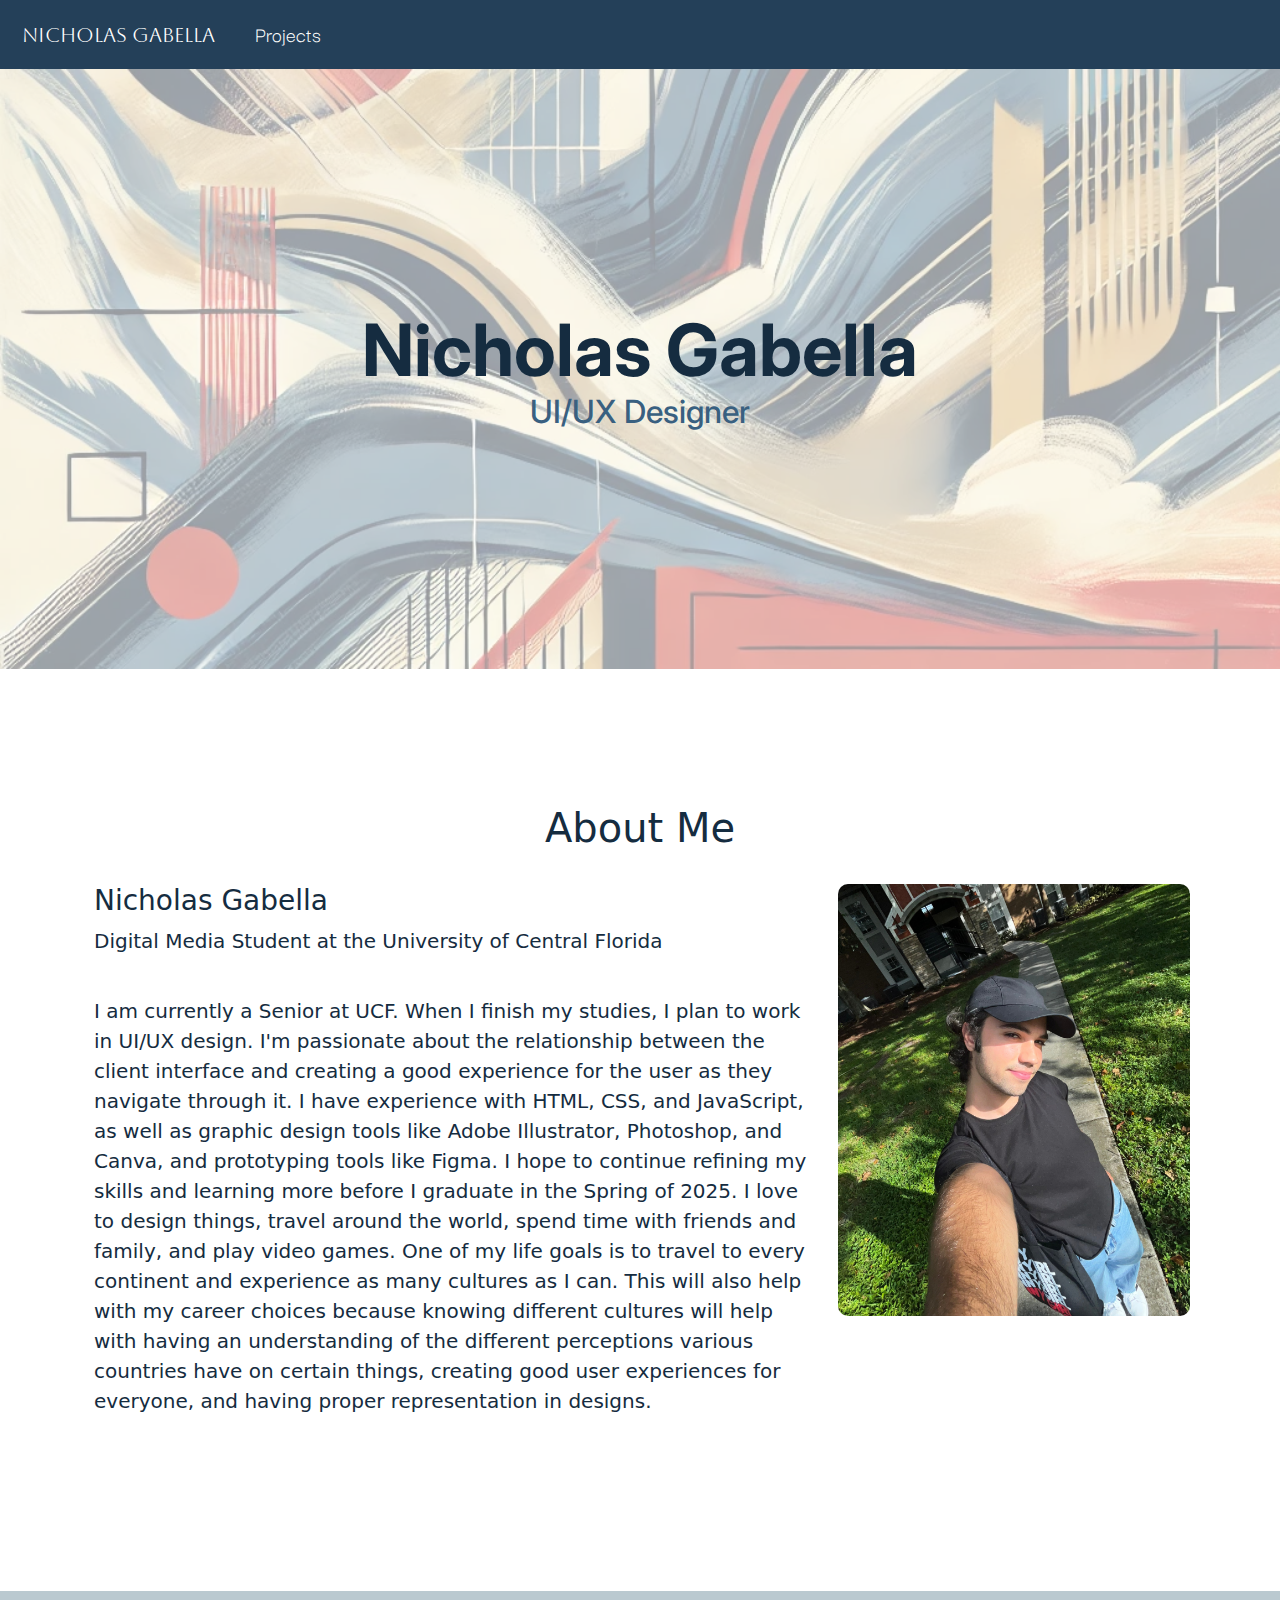
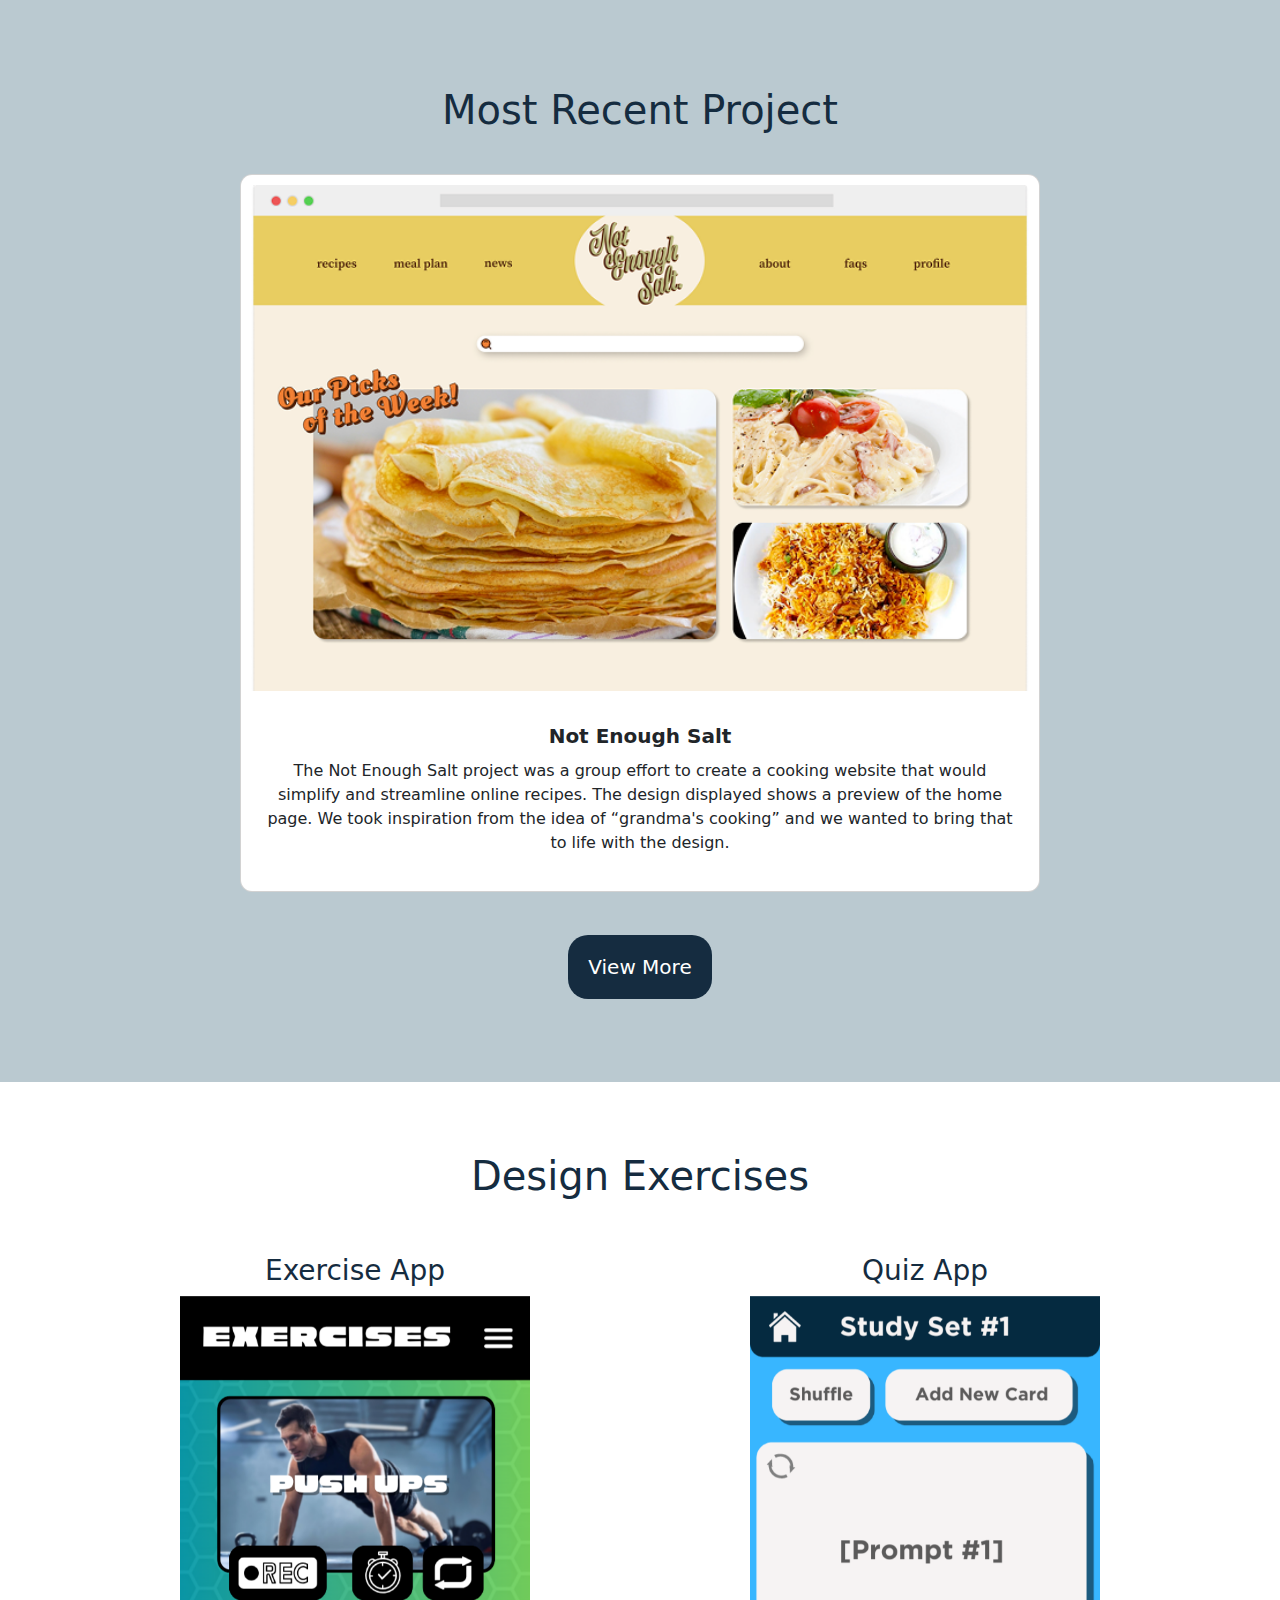
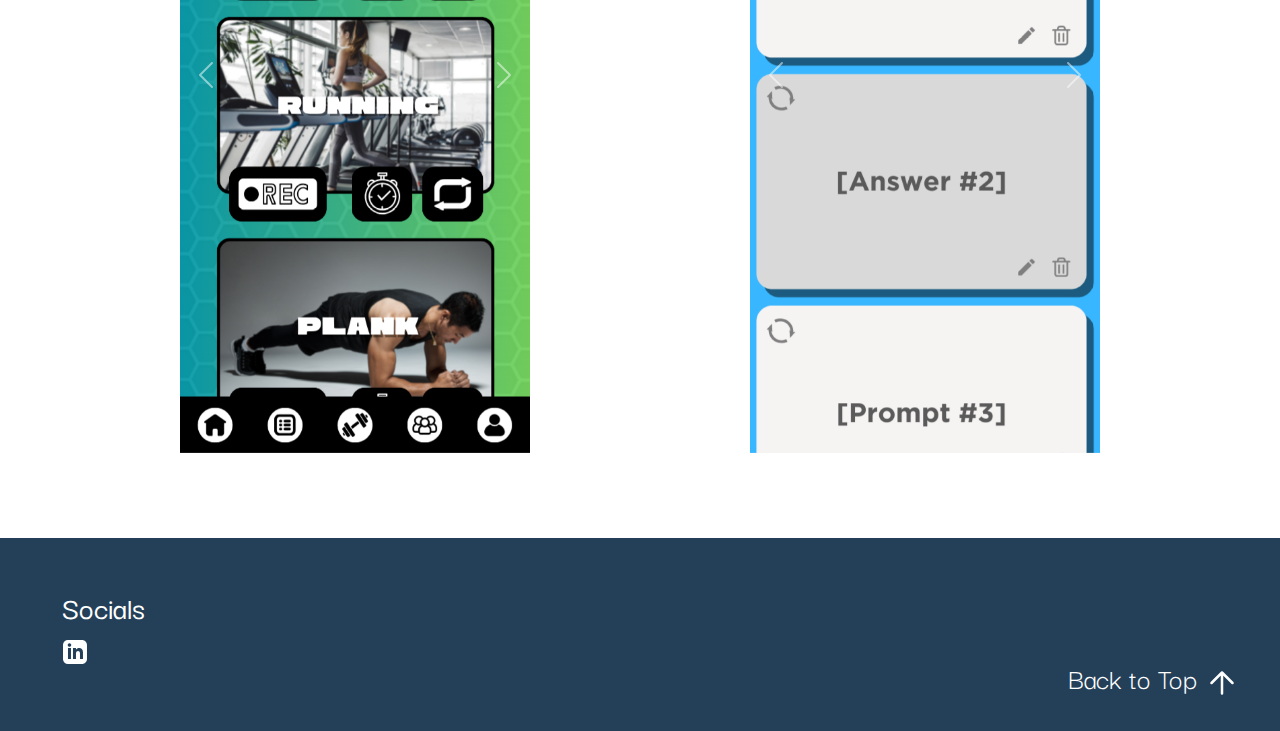
<file: index.html>
<!doctype html>
<html lang="en">
  <head>
    <meta charset="utf-8">
    <meta name="viewport" content="width=device-width, initial-scale=1">
    <title>Nicholas Gabella</title>
    <link href="https://cdn.jsdelivr.net/npm/bootstrap@5.3.3/dist/css/bootstrap.min.css" rel="stylesheet" integrity="sha384-QWTKZyjpPEjISv5WaRU9OFeRpok6YctnYmDr5pNlyT2bRjXh0JMhjY6hW+ALEwIH" crossorigin="anonymous">
    <link rel="stylesheet" href="styles/main.css">
    <link rel="stylesheet" href="styles/home.css">
    <link rel="icon" type="image/x-icon" href="images/Logo-White.png">
    <style>
      @import url('https://fonts.googleapis.com/css2?family=Aboreto&family=Darker+Grotesque:wght@300..900&family=Inter:ital,opsz,wght@0,14..32,100..900;1,14..32,100..900&display=swap');
      </style>
  </head>
  <body>
    <nav class="navbar navbar-expand-lg">
      <div class="container-fluid">
        <a class="navbar-brand" href="index.html">Nicholas Gabella</a>
        <button class="navbar-toggler" type="button" data-bs-toggle="collapse" data-bs-target="#navbarNav" aria-controls="navbarNav" aria-expanded="false" aria-label="Toggle navigation">
          <span class="navbar-toggler-icon"></span>
        </button>
        <div class="collapse navbar-collapse" id="navbarNav">
          <ul class="navbar-nav ms-3 gap-4">
            <!--<li class="nav-item">
              <a class="nav-link" href="#about">About</a>
            </li>-->
            <li class="nav-item">
              <a class="nav-link" href="projects.html">Projects</a>
            </li>
            <!--<li class="nav-item">
              <a class="nav-link" href="contact.html">Contact</a>
            </li>-->
          </ul>
        </div>
      </div>
    </nav>
    <div class="banner">
      <div class="overlay">
        <h1>Nicholas Gabella</h1>
        <h2>UI/UX Designer</h2>
      </div>
    </div>
      <div class="container about" style="width: 80rem;">
        <h1 class="text-center" id="about">About Me</h1>
        <br />
        <div class="container">
          <div class="row">
            <div class="col-12 col-md-8 text-left">
              <h3>Nicholas Gabella</h3>
              <p class="fs-5">Digital Media Student at the University of Central Florida</p>
              <br />
              <p class="fs-5">I am currently a Senior at UCF. When I finish my studies, I plan to work in UI/UX design. I'm passionate about the relationship between the client interface and creating a good experience for the user as they navigate through it. I have experience with HTML, CSS, and JavaScript, as well as graphic design tools like Adobe Illustrator, Photoshop, and Canva, and prototyping tools like Figma. I hope to continue refining my skills and learning more before I graduate in the Spring of 2025. I love to design things, travel around the world, spend time with friends and family, and play video games. One of my life goals is to travel to every continent and experience as many cultures as I can. This will also help with my career choices because knowing different cultures will help with having an understanding of the different perceptions various countries have on certain things, creating good user experiences for everyone, and having proper representation in designs.</p>
              <br />
            </div>
            <div class="col-6 col-md-4 text-center">
              <img src="images/Me.png" class="portrait" alt="Picture of Nicholas Gabella" style="height: 27rem;">
            </div>
          </div>
        </div>
      </div>
      <div class="bg-container">
        <div class="container text-center">
          <h1 class="projects-header">Most Recent Project</h1>
          <div class="card">
            <img src="images/NotEnoughSalt.png" alt="Not Enough Salt">
            <div class="card-content">
                <p class="card-title">Not Enough Salt</p>
                <p>The Not Enough Salt project was a group effort to create a cooking website that would simplify and streamline online recipes. The design displayed shows a preview of the home page. We took inspiration from the idea of “grandma's cooking” and we wanted to bring that to life with the design.</p>
            </div>
          </div>
          <div class="button-container">
            <a href="projects.html" class="projects-button">View More</a>
          </div>
          <!--<h1 id="projects">React Native Projects</h1>
          <br />
          <p class="fs-5">Throughout the semester, I worked on various labs and projects that gave me a better understanding of React and React Native. Additionally, working in a new language increased my debugging and troubleshooting skills. When making these applications, I had several issues with inconsistencies in my component naming. As a result, my applications wouldn't render any content. I realized I kept having the same issue so I knew how to fix it easily.</p>
          <br />
          <div class="row">
            <div class="col">
              <div class="card">
                <img src="images/ToDoApp.gif" id="card-gif" class="card-img" alt="Short video of the To-do App.">
                <div class="card-body">
                  <h5 class="card-title">To-Do App</h5>
                  <p class="card-text">A simple application that allows users to create a functioning To-Do list. The app lets them add tasks, check off tasks, and remove tasks.</p>
                  <hr>
                  <a href="#" class="btn btn-primary">More Details</a>
                </div>
              </div>
            </div>
            <div class="col">
              <div class="card">
                <img src="images/ExerciseApp.gif" id="card-gif" class="card-img" alt="Short video of the Exercise App.">
                <div class="card-body">
                  <h5 class="card-title">Exercise App</h5>
                  <p class="card-text">This application is used for tracking exercises. Users can pick one of the various exercises and either focus on repetition or duration.</p>
                  <hr>
                  <a href="#" class="btn btn-primary">More Details</a>
                </div>
              </div>
            </div>
            <div class="col">
              <div class="card">
                <img src="images/QuizApp.gif" id="card-gif" class="card-img" alt="Short video of the Quiz App.">
                <div class="card-body">
                  <h5 class="card-title">Quiz App</h5>
                  <p class="card-text">A quiz application designed to administer a functional quiz. Users can answer questions and receive their graded score upon completion.</p>
                  <hr>
                  <a href="#" class="btn btn-primary">More Details</a>
                </div>
              </div>
            </div>
          </div>-->
        </div>
      </div>
      <div class="container designs text-center">
        <h1 class="designs-header" id="designs">Design Exercises</h1>
        <br />
        <div class="row">
          <div class="col">
            <h3>Exercise App</h3>
            <div id="exercise-carousel" class="carousel slide">
              <div class="carousel-inner">
                <div class="carousel-item active">
                  <img src="images/MainScreen.png" class="d-block w-100" alt="...">
                </div>
                <div class="carousel-item">
                  <img src="images/PlankDuration.png" class="d-block w-100" alt="...">
                </div>
                <div class="carousel-item">
                  <img src="images/RunningRepetition.png" class="d-block w-100" alt="...">
                </div>
                <div class="carousel-item">
                  <img src="images/Tasks.png" class="d-block w-100" alt="...">
                </div>
                <div class="carousel-item">
                  <img src="images/ProfilePage.png" class="d-block w-100" alt="...">
                </div>
              </div>
              <button class="carousel-control-prev" type="button" data-bs-target="#exercise-carousel" data-bs-slide="prev">
                <span class="carousel-control-prev-icon" aria-hidden="true"></span>
                <span class="visually-hidden">Previous</span>
              </button>
              <button class="carousel-control-next" type="button" data-bs-target="#exercise-carousel" data-bs-slide="next">
                <span class="carousel-control-next-icon" aria-hidden="true"></span>
                <span class="visually-hidden">Next</span>
              </button>
            </div>
          </div>
          <div class="col">
            <h3>Quiz App</h3>
            <div id="quiz-carousel" class="carousel slide">
              <div class="carousel-inner">
                <div class="carousel-item active">
                  <img src="images/QuizApp1.png" class="d-block w-100" alt="...">
                </div>
                <div class="carousel-item">
                  <img src="images/QuizApp2.png" class="d-block w-100" alt="...">
                </div>
                <div class="carousel-item">
                  <img src="images/QuizApp3.png" class="d-block w-100" alt="...">
                </div>
              </div>
              <button class="carousel-control-prev" type="button" data-bs-target="#quiz-carousel" data-bs-slide="prev">
                <span class="carousel-control-prev-icon" aria-hidden="true"></span>
                <span class="visually-hidden">Previous</span>
              </button>
              <button class="carousel-control-next" type="button" data-bs-target="#quiz-carousel" data-bs-slide="next">
                <span class="carousel-control-next-icon" aria-hidden="true"></span>
                <span class="visually-hidden">Next</span>
              </button>
            </div>
          </div>
        </div>
      </div>
      <footer class="footer">
        <div class="container-fluid d-flex justify-content-between align-items-end">
          <div class="socials">
            <h2>Socials</h2>
            <!--<p class="fs-5"><a href="#">Instagram</a></p>-->
            <p class="fs-5"><a href="http://www.linkedin.com/in/nicholas-gabella-67638826b"><img src="images/LinkedIn.svg" alt="LinkedIn logo"></a></p>
          </div>
          <div class="back-to-top">
            <a href="#" class="button">Back to Top <img src="images/Arrow up.svg" alt="Arrow Up"></a>
          </div>
        </div>
      </footer>
    <script src="https://cdn.jsdelivr.net/npm/bootstrap@5.3.3/dist/js/bootstrap.bundle.min.js" integrity="sha384-YvpcrYf0tY3lHB60NNkmXc5s9fDVZLESaAA55NDzOxhy9GkcIdslK1eN7N6jIeHz" crossorigin="anonymous"></script>
  </body>
</html>
</file>
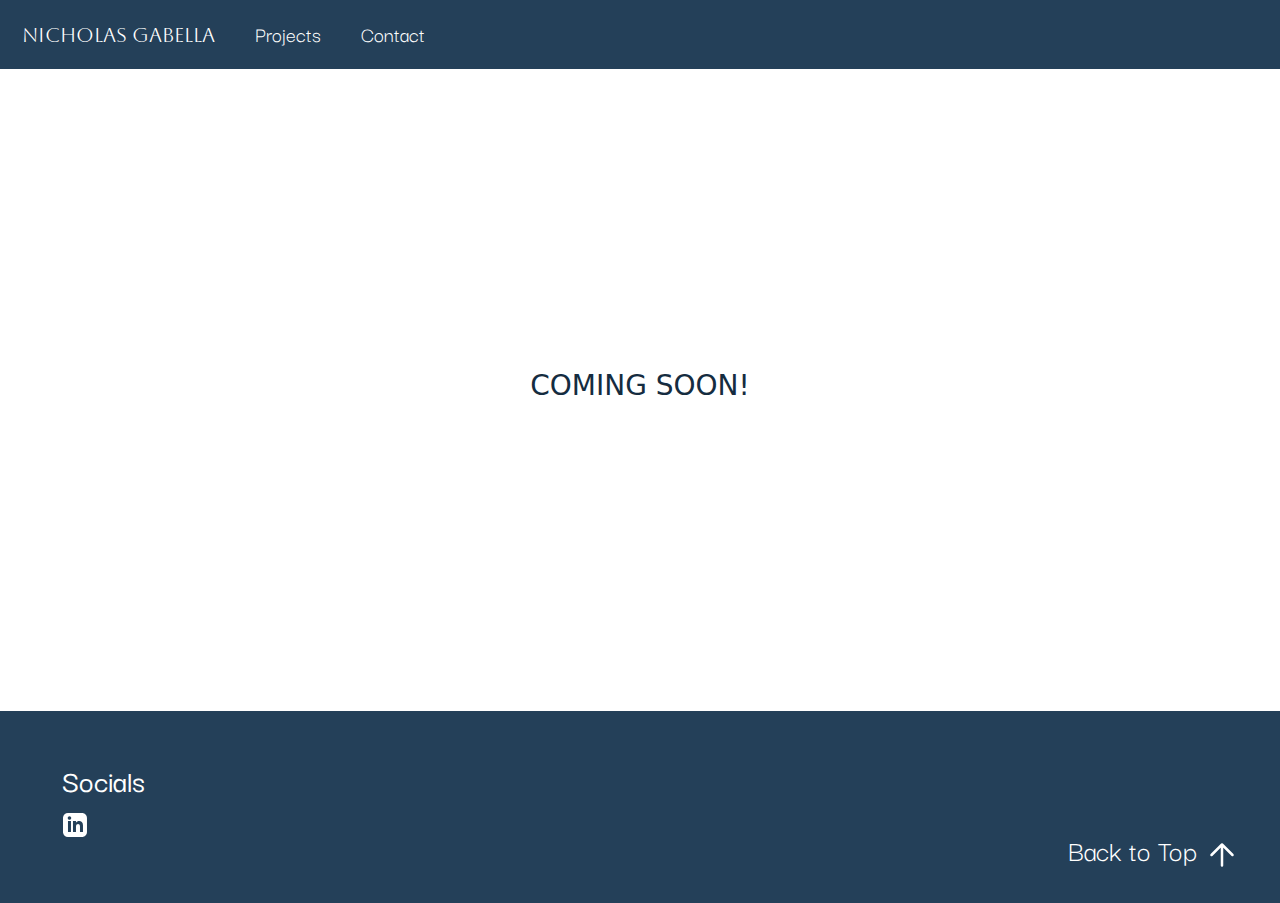
<file: contact.html>
<!doctype html>
<html lang="en">
  <head>
    <meta charset="utf-8">
    <meta name="viewport" content="width=device-width, initial-scale=1">
    <title>Nicholas Gabella</title>
    <link href="https://cdn.jsdelivr.net/npm/bootstrap@5.3.3/dist/css/bootstrap.min.css" rel="stylesheet" integrity="sha384-QWTKZyjpPEjISv5WaRU9OFeRpok6YctnYmDr5pNlyT2bRjXh0JMhjY6hW+ALEwIH" crossorigin="anonymous">
    <link href="styles/main.css" rel="stylesheet">
    <link rel="icon" type="image/x-icon" href="images/Logo-White.png">
    <style>
      @import url('https://fonts.googleapis.com/css2?family=Aboreto&family=Darker+Grotesque:wght@300..900&family=Inter:ital,opsz,wght@0,14..32,100..900;1,14..32,100..900&display=swap');
      </style>
  </head>
<body>
    <nav class="navbar navbar-expand-lg">
        <div class="container-fluid">
          <a class="navbar-brand" href="index.html">Nicholas Gabella</a>
          <button class="navbar-toggler" type="button" data-bs-toggle="collapse" data-bs-target="#navbarNav" aria-controls="navbarNav" aria-expanded="false" aria-label="Toggle navigation">
            <span class="navbar-toggler-icon"></span>
          </button>
          <div class="collapse navbar-collapse" id="navbarNav">
            <ul class="navbar-nav ms-3 gap-4">
              <!--<li class="nav-item">
                <a class="nav-link" href="#about">About</a>
              </li>-->
              <li class="nav-item">
                <a class="nav-link" href="projects.html">Projects</a>
              </li>
              <li class="nav-item">
                <a class="nav-link" href="">Contact</a>
              </li>
            </ul>
          </div>
        </div>
      </nav>
      <div class="soon-container">
        <h3>COMING SOON!</h3>
      </div>
      <footer class="footer">
        <div class="container-fluid d-flex justify-content-between align-items-end">
          <div class="socials">
            <h2>Socials</h2>
            <!--<p class="fs-5"><a href="#">Instagram</a></p>-->
            <p class="fs-5"><a href="http://www.linkedin.com/in/nicholas-gabella-67638826b"><img src="images/LinkedIn.svg" alt="LinkedIn logo"></a></p>
          </div>
          <div class="back-to-top">
            <a href="#" class="button">Back to Top <img src="images/Arrow up.svg" alt="Arrow Up"></a>
          </div>
        </div>
      </footer>
    <script src="https://cdn.jsdelivr.net/npm/bootstrap@5.3.3/dist/js/bootstrap.bundle.min.js" integrity="sha384-YvpcrYf0tY3lHB60NNkmXc5s9fDVZLESaAA55NDzOxhy9GkcIdslK1eN7N6jIeHz" crossorigin="anonymous"></script>
</body>
</html>
</file>
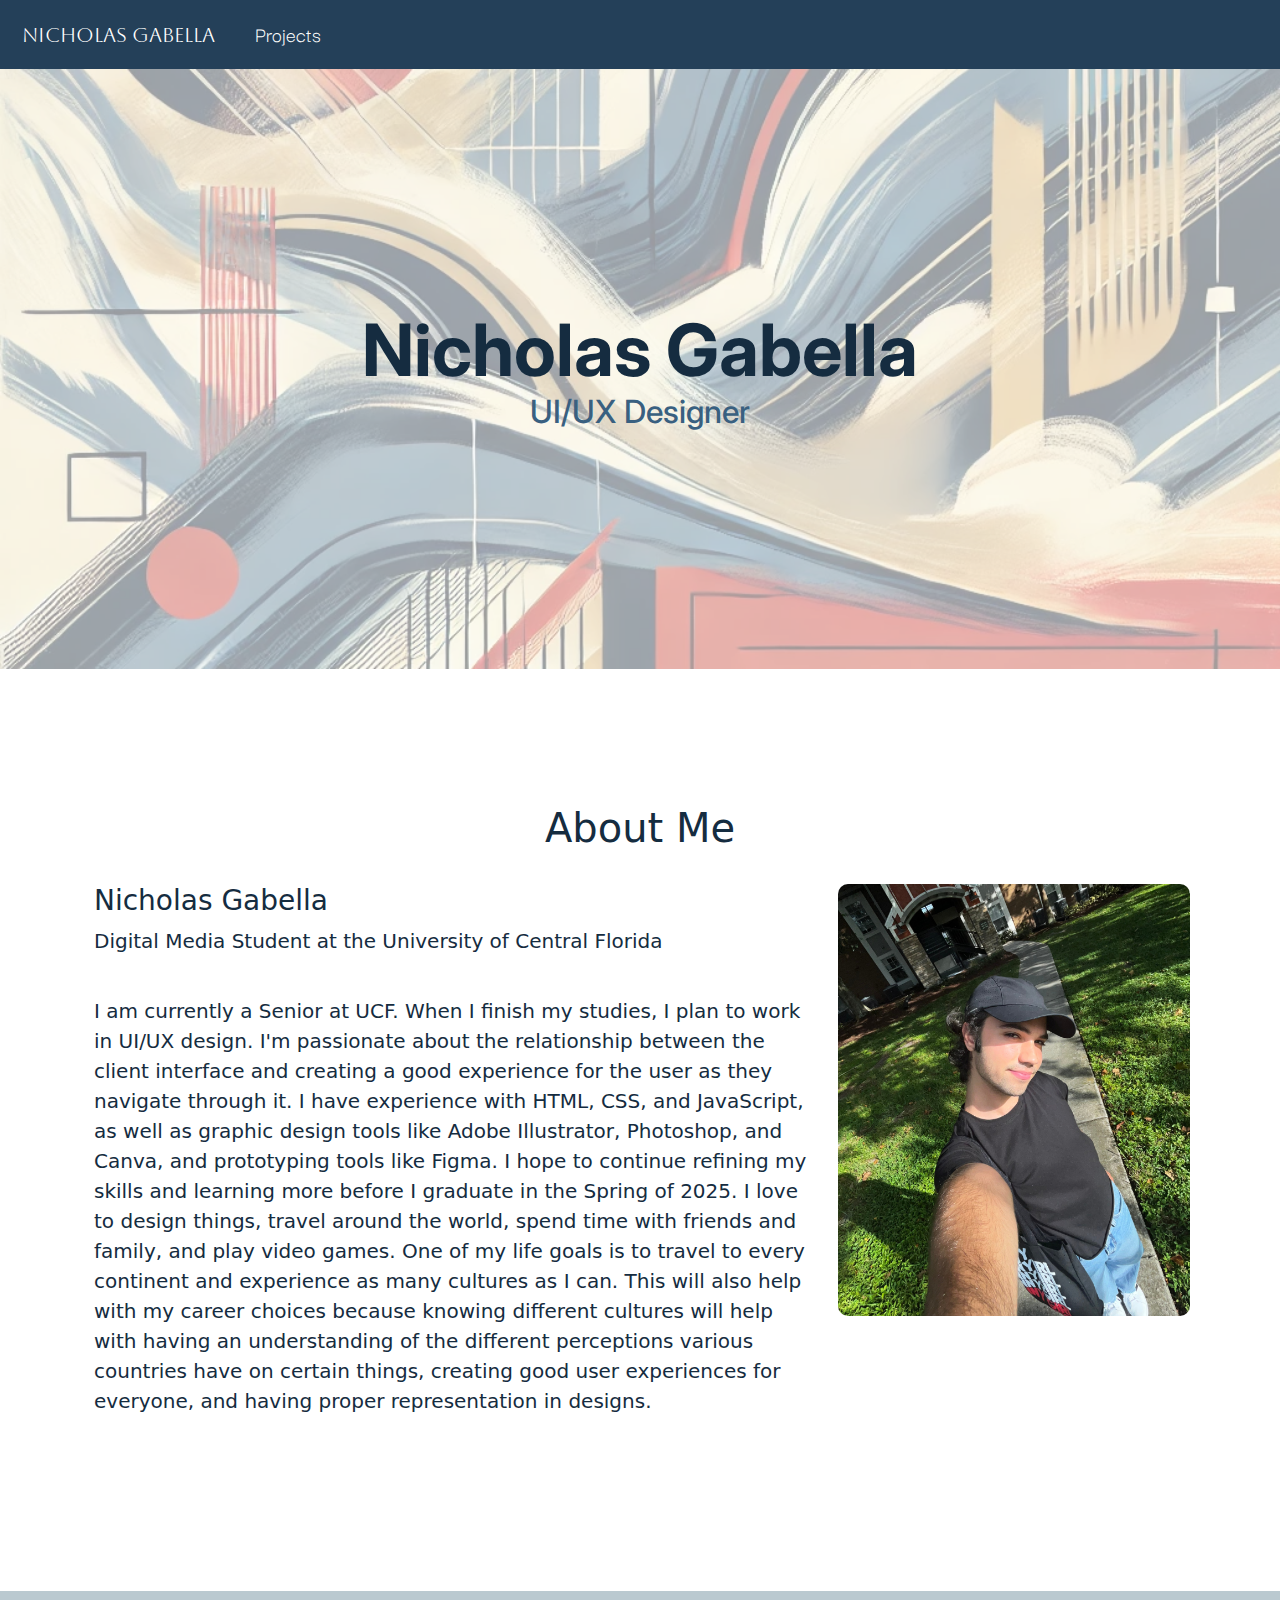
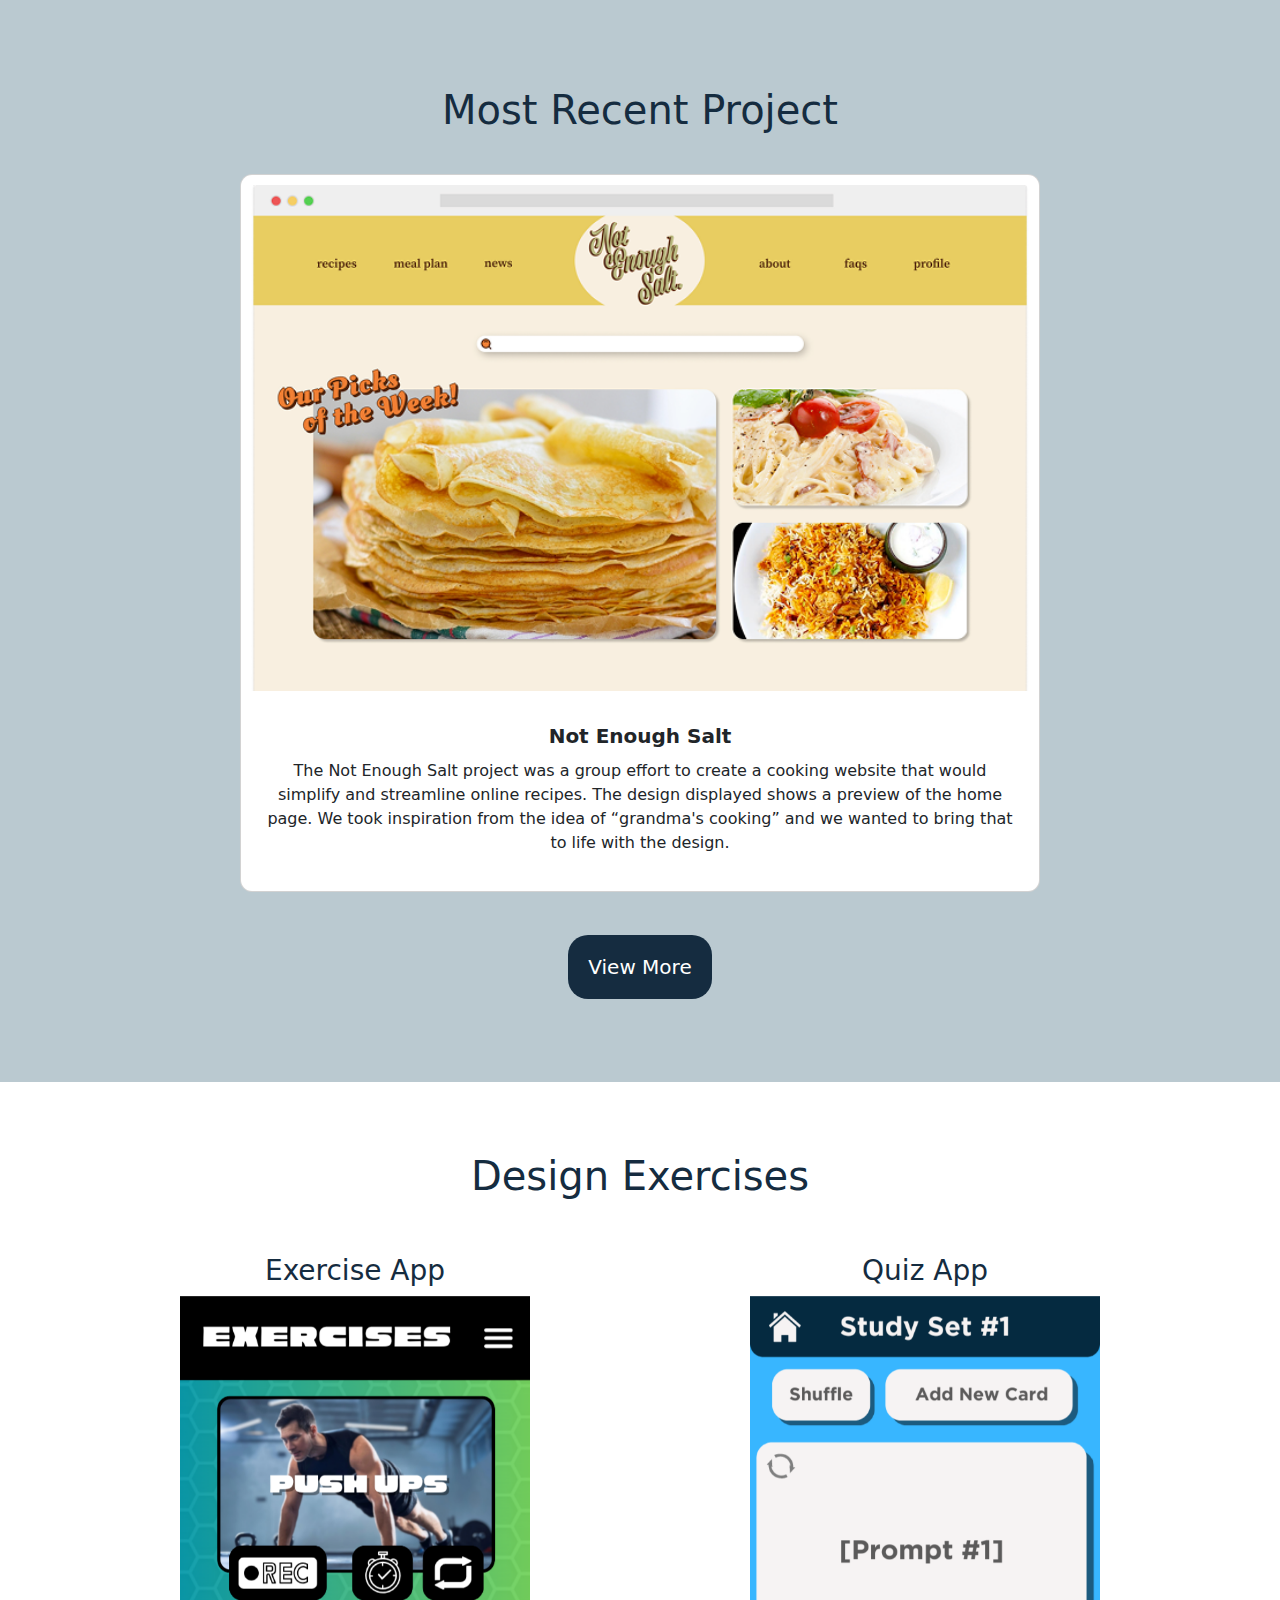
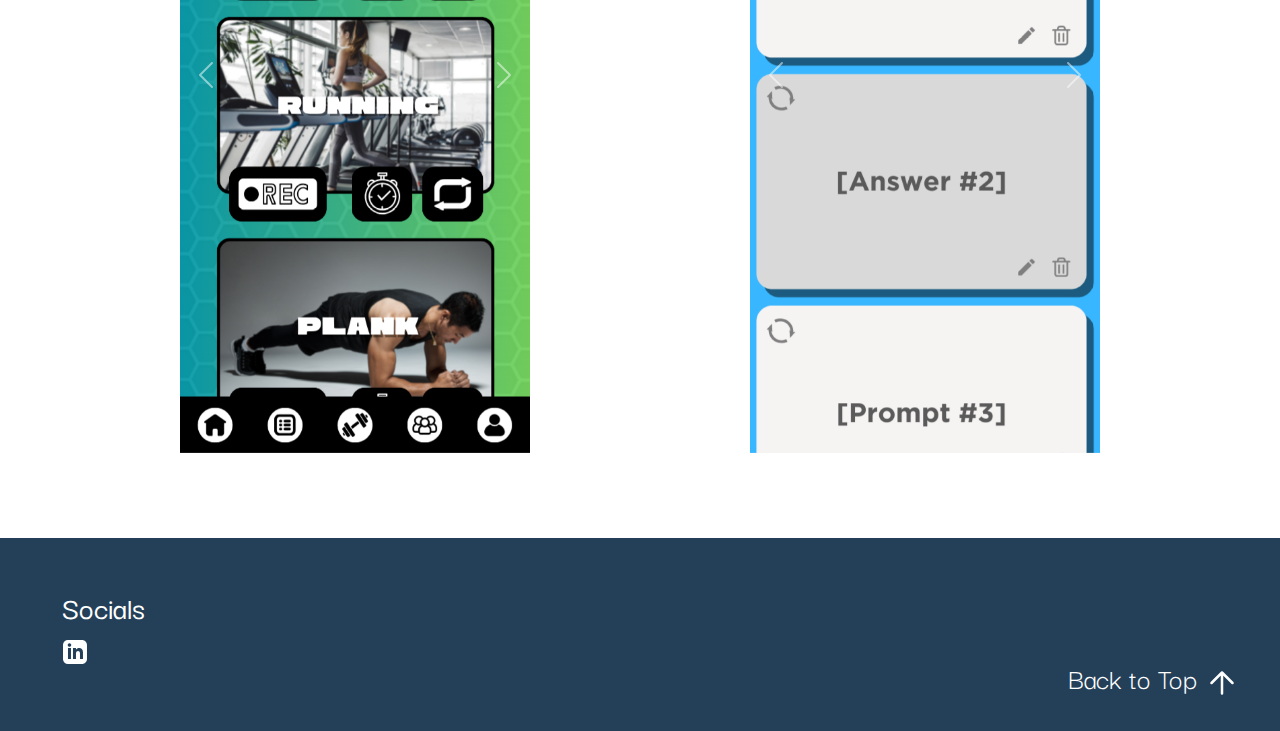
<file: home.html>
<!doctype html>
<html lang="en">
  <head>
    <meta charset="utf-8">
    <meta name="viewport" content="width=device-width, initial-scale=1">
    <title>Nicholas Gabella</title>
    <link href="https://cdn.jsdelivr.net/npm/bootstrap@5.3.3/dist/css/bootstrap.min.css" rel="stylesheet" integrity="sha384-QWTKZyjpPEjISv5WaRU9OFeRpok6YctnYmDr5pNlyT2bRjXh0JMhjY6hW+ALEwIH" crossorigin="anonymous">
    <link rel="stylesheet" href="styles/main.css">
    <link rel="stylesheet" href="styles/home.css">
    <link rel="icon" type="image/x-icon" href="images/Logo-White.png">
    <style>
      @import url('https://fonts.googleapis.com/css2?family=Aboreto&family=Darker+Grotesque:wght@300..900&family=Inter:ital,opsz,wght@0,14..32,100..900;1,14..32,100..900&display=swap');
      </style>
  </head>
  <body>
    <nav class="navbar navbar-expand-lg">
      <div class="container-fluid">
        <a class="navbar-brand" href="home.html">Nicholas Gabella</a>
        <button class="navbar-toggler" type="button" data-bs-toggle="collapse" data-bs-target="#navbarNav" aria-controls="navbarNav" aria-expanded="false" aria-label="Toggle navigation">
          <span class="navbar-toggler-icon"></span>
        </button>
        <div class="collapse navbar-collapse" id="navbarNav">
          <ul class="navbar-nav ms-3 gap-4">
            <!--<li class="nav-item">
              <a class="nav-link" href="#about">About</a>
            </li>-->
            <li class="nav-item">
              <a class="nav-link" href="projects.html">Projects</a>
            </li>
            <!--<li class="nav-item">
              <a class="nav-link" href="contact.html">Contact</a>
            </li>-->
          </ul>
        </div>
      </div>
    </nav>
    <div class="banner">
      <div class="overlay">
        <h1>Nicholas Gabella</h1>
        <h2>UI/UX Designer</h2>
      </div>
    </div>
      <div class="container about" style="width: 80rem;">
        <h1 class="text-center" id="about">About Me</h1>
        <br />
        <div class="container">
          <div class="row">
            <div class="col-12 col-md-8 text-left">
              <h3>Nicholas Gabella</h3>
              <p class="fs-5">Digital Media Student at the University of Central Florida</p>
              <br />
              <p class="fs-5">I am currently a Senior at UCF. When I finish my studies, I plan to work in UI/UX design. I'm passionate about the relationship between the client interface and creating a good experience for the user as they navigate through it. I have experience with HTML, CSS, and JavaScript, as well as graphic design tools like Adobe Illustrator, Photoshop, and Canva, and prototyping tools like Figma. I hope to continue refining my skills and learning more before I graduate in the Spring of 2025. I love to design things, travel around the world, spend time with friends and family, and play video games. One of my life goals is to travel to every continent and experience as many cultures as I can. This will also help with my career choices because knowing different cultures will help with having an understanding of the different perceptions various countries have on certain things, creating good user experiences for everyone, and having proper representation in designs.</p>
              <br />
            </div>
            <div class="col-6 col-md-4 text-center">
              <img src="images/Me.png" class="portrait" alt="Picture of Nicholas Gabella" style="height: 27rem;">
            </div>
          </div>
        </div>
      </div>
      <div class="bg-container">
        <div class="container text-center">
          <h1 class="projects-header">Most Recent Project</h1>
          <div class="card">
            <img src="/images/NotEnoughSalt.png" alt="Not Enough Salt">
            <div class="card-content">
                <p class="card-title">Not Enough Salt</p>
                <p>The Not Enough Salt project was a group effort to create a cooking website that would simplify and streamline online recipes. The design displayed shows a preview of the home page. We took inspiration from the idea of “grandma's cooking” and we wanted to bring that to life with the design.</p>
            </div>
          </div>
          <div class="button-container">
            <a href="projects.html" class="projects-button">View More</a>
          </div>
          <!--<h1 id="projects">React Native Projects</h1>
          <br />
          <p class="fs-5">Throughout the semester, I worked on various labs and projects that gave me a better understanding of React and React Native. Additionally, working in a new language increased my debugging and troubleshooting skills. When making these applications, I had several issues with inconsistencies in my component naming. As a result, my applications wouldn't render any content. I realized I kept having the same issue so I knew how to fix it easily.</p>
          <br />
          <div class="row">
            <div class="col">
              <div class="card">
                <img src="images/ToDoApp.gif" id="card-gif" class="card-img" alt="Short video of the To-do App.">
                <div class="card-body">
                  <h5 class="card-title">To-Do App</h5>
                  <p class="card-text">A simple application that allows users to create a functioning To-Do list. The app lets them add tasks, check off tasks, and remove tasks.</p>
                  <hr>
                  <a href="#" class="btn btn-primary">More Details</a>
                </div>
              </div>
            </div>
            <div class="col">
              <div class="card">
                <img src="images/ExerciseApp.gif" id="card-gif" class="card-img" alt="Short video of the Exercise App.">
                <div class="card-body">
                  <h5 class="card-title">Exercise App</h5>
                  <p class="card-text">This application is used for tracking exercises. Users can pick one of the various exercises and either focus on repetition or duration.</p>
                  <hr>
                  <a href="#" class="btn btn-primary">More Details</a>
                </div>
              </div>
            </div>
            <div class="col">
              <div class="card">
                <img src="images/QuizApp.gif" id="card-gif" class="card-img" alt="Short video of the Quiz App.">
                <div class="card-body">
                  <h5 class="card-title">Quiz App</h5>
                  <p class="card-text">A quiz application designed to administer a functional quiz. Users can answer questions and receive their graded score upon completion.</p>
                  <hr>
                  <a href="#" class="btn btn-primary">More Details</a>
                </div>
              </div>
            </div>
          </div>-->
        </div>
      </div>
      <div class="container designs text-center">
        <h1 class="designs-header" id="designs">Design Exercises</h1>
        <br />
        <div class="row">
          <div class="col">
            <h3>Exercise App</h3>
            <div id="exercise-carousel" class="carousel slide">
              <div class="carousel-inner">
                <div class="carousel-item active">
                  <img src="images/MainScreen.png" class="d-block w-100" alt="...">
                </div>
                <div class="carousel-item">
                  <img src="images/PlankDuration.png" class="d-block w-100" alt="...">
                </div>
                <div class="carousel-item">
                  <img src="images/RunningRepetition.png" class="d-block w-100" alt="...">
                </div>
                <div class="carousel-item">
                  <img src="images/Tasks.png" class="d-block w-100" alt="...">
                </div>
                <div class="carousel-item">
                  <img src="images/ProfilePage.png" class="d-block w-100" alt="...">
                </div>
              </div>
              <button class="carousel-control-prev" type="button" data-bs-target="#exercise-carousel" data-bs-slide="prev">
                <span class="carousel-control-prev-icon" aria-hidden="true"></span>
                <span class="visually-hidden">Previous</span>
              </button>
              <button class="carousel-control-next" type="button" data-bs-target="#exercise-carousel" data-bs-slide="next">
                <span class="carousel-control-next-icon" aria-hidden="true"></span>
                <span class="visually-hidden">Next</span>
              </button>
            </div>
          </div>
          <div class="col">
            <h3>Quiz App</h3>
            <div id="quiz-carousel" class="carousel slide">
              <div class="carousel-inner">
                <div class="carousel-item active">
                  <img src="images/QuizApp1.png" class="d-block w-100" alt="...">
                </div>
                <div class="carousel-item">
                  <img src="images/QuizApp2.png" class="d-block w-100" alt="...">
                </div>
                <div class="carousel-item">
                  <img src="images/QuizApp3.png" class="d-block w-100" alt="...">
                </div>
              </div>
              <button class="carousel-control-prev" type="button" data-bs-target="#quiz-carousel" data-bs-slide="prev">
                <span class="carousel-control-prev-icon" aria-hidden="true"></span>
                <span class="visually-hidden">Previous</span>
              </button>
              <button class="carousel-control-next" type="button" data-bs-target="#quiz-carousel" data-bs-slide="next">
                <span class="carousel-control-next-icon" aria-hidden="true"></span>
                <span class="visually-hidden">Next</span>
              </button>
            </div>
          </div>
        </div>
      </div>
      <footer class="footer">
        <div class="container-fluid d-flex justify-content-between align-items-end">
          <div class="socials">
            <h2>Socials</h2>
            <!--<p class="fs-5"><a href="#">Instagram</a></p>-->
            <p class="fs-5"><a href="http://www.linkedin.com/in/nicholas-gabella-67638826b"><img src="images/LinkedIn.svg" alt="LinkedIn logo"></a></p>
          </div>
          <div class="back-to-top">
            <a href="#" class="button">Back to Top <img src="images/Arrow up.svg" alt="Arrow Up"></a>
          </div>
        </div>
      </footer>
    <script src="https://cdn.jsdelivr.net/npm/bootstrap@5.3.3/dist/js/bootstrap.bundle.min.js" integrity="sha384-YvpcrYf0tY3lHB60NNkmXc5s9fDVZLESaAA55NDzOxhy9GkcIdslK1eN7N6jIeHz" crossorigin="anonymous"></script>
  </body>
</html>
</file>
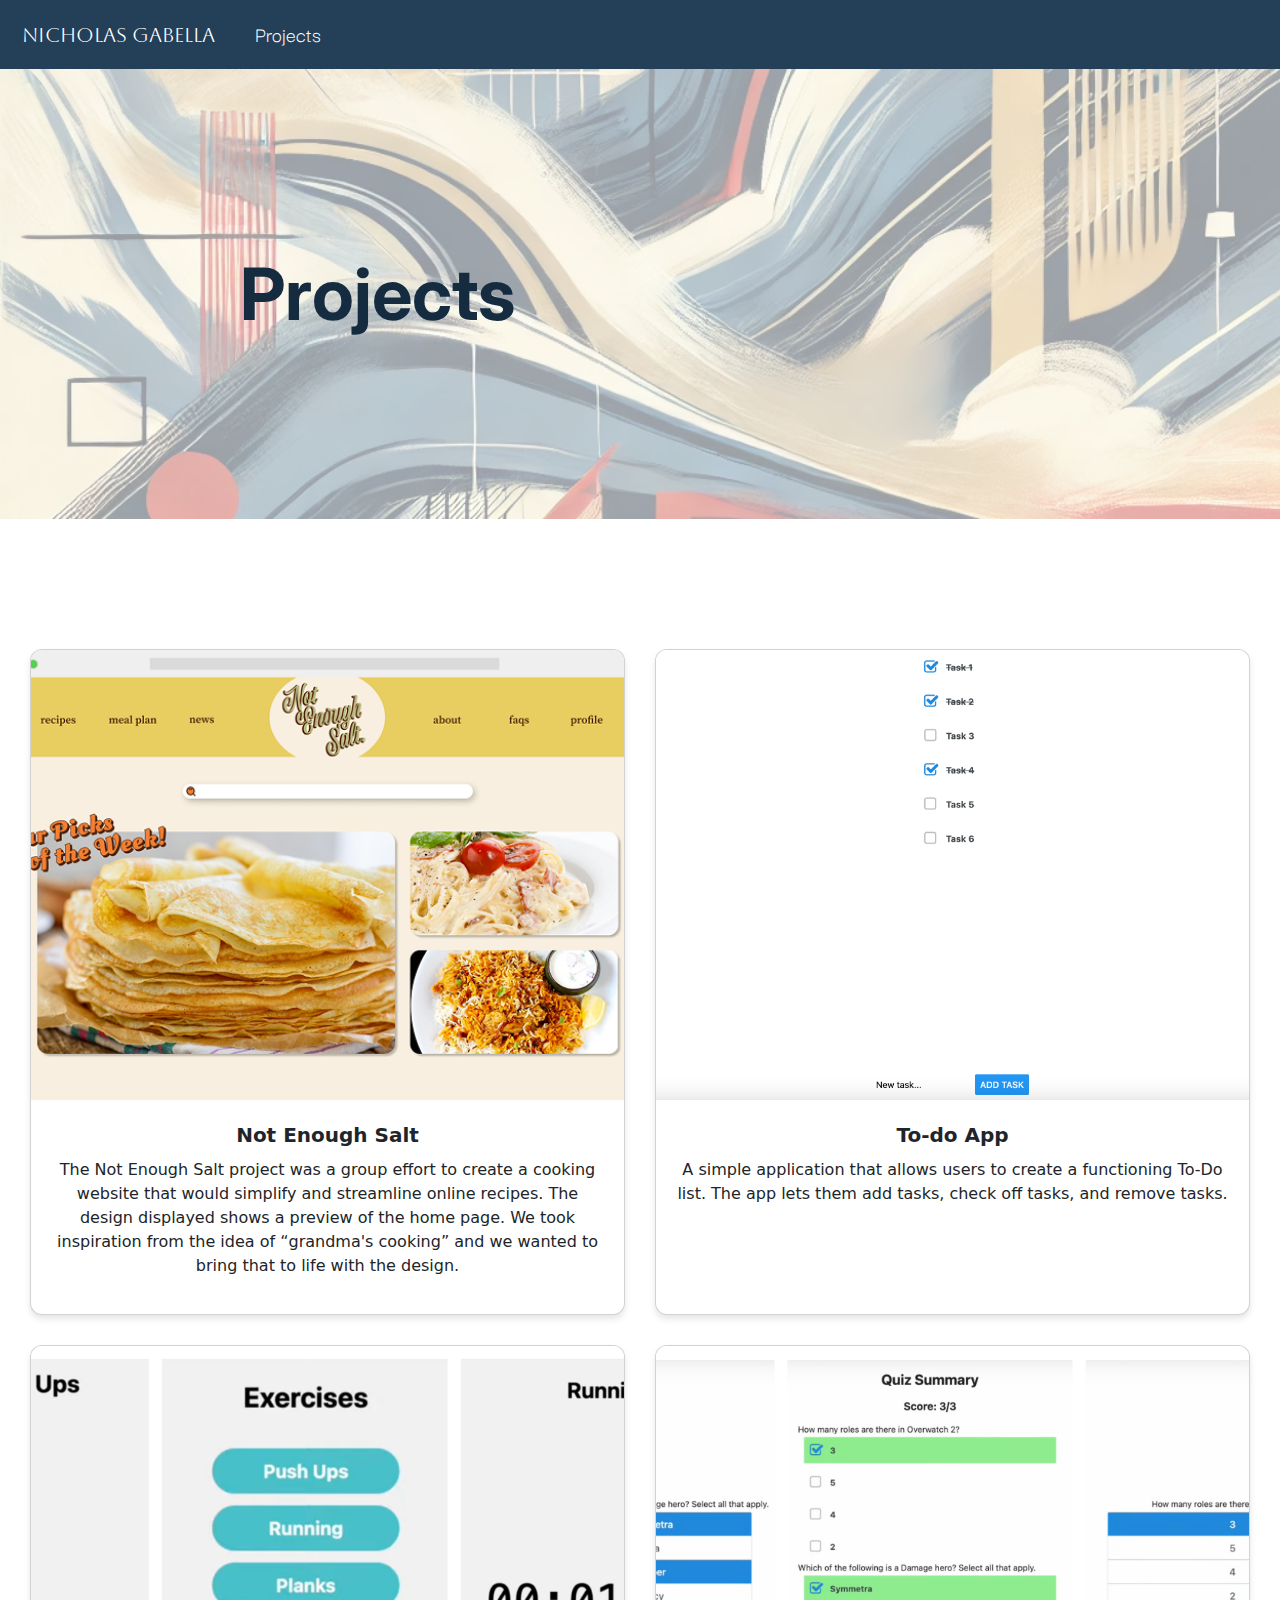
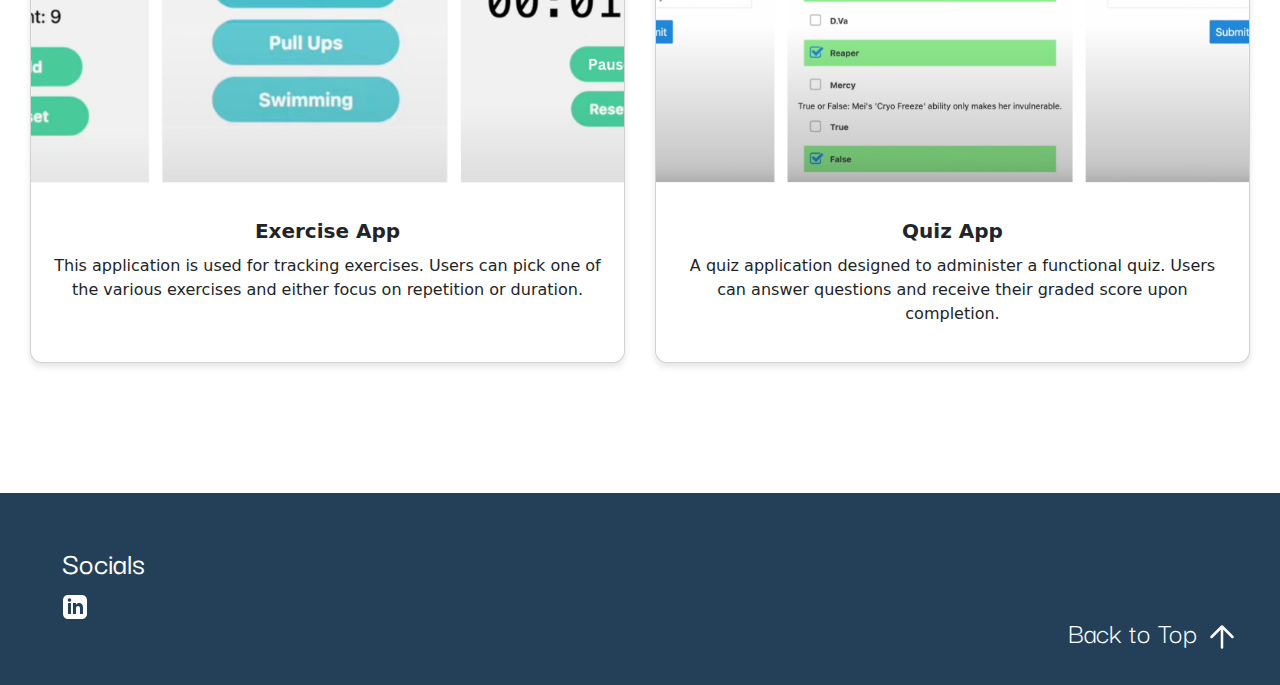
<file: projects.html>
<!doctype html>
<html lang="en">
  <head>
    <meta charset="utf-8">
    <meta name="viewport" content="width=device-width, initial-scale=1">
    <title>Nicholas Gabella</title>
    <link href="https://cdn.jsdelivr.net/npm/bootstrap@5.3.3/dist/css/bootstrap.min.css" rel="stylesheet" integrity="sha384-QWTKZyjpPEjISv5WaRU9OFeRpok6YctnYmDr5pNlyT2bRjXh0JMhjY6hW+ALEwIH" crossorigin="anonymous">
    <link rel="stylesheet" href="styles/projects.css">
    <link rel="stylesheet" href="styles/main.css">
    <link rel="icon" type="image/x-icon" href="images/Logo-White.png">
    <style>
      @import url('https://fonts.googleapis.com/css2?family=Aboreto&family=Darker+Grotesque:wght@300..900&family=Inter:ital,opsz,wght@0,14..32,100..900;1,14..32,100..900&display=swap');
      </style>
  </head>
<body>
    <nav class="navbar navbar-expand-lg">
        <div class="container-fluid">
          <a class="navbar-brand" href="index.html">Nicholas Gabella</a>
          <button class="navbar-toggler" type="button" data-bs-toggle="collapse" data-bs-target="#navbarNav" aria-controls="navbarNav" aria-expanded="false" aria-label="Toggle navigation">
            <span class="navbar-toggler-icon"></span>
          </button>
          <div class="collapse navbar-collapse" id="navbarNav">
            <ul class="navbar-nav ms-3 gap-4">
              <!--<li class="nav-item">
                <a class="nav-link" href="#about">About</a>
              </li>-->
              <li class="nav-item">
                <a class="nav-link" href="">Projects</a>
              </li>
              <!--<li class="nav-item">
                <a class="nav-link" href="contact.html">Contact</a>
              </li>-->
            </ul>
          </div>
        </div>
    </nav>
    <div class="banner">
        <div class="overlay">
          <h1>Projects</h1>
        </div>
      </div>
      <div class="gallery">
        <div class="card" onclick="openModal('Not Enough Salt', '/videos/project1.mp4')">
            <img src="images/NotEnoughSalt.png" alt="Not Enough Salt">
            <div class="card-content">
                <p class="card-title">Not Enough Salt</p>
                <p>The Not Enough Salt project was a group effort to create a cooking website that would simplify and streamline online recipes. The design displayed shows a preview of the home page. We took inspiration from the idea of “grandma's cooking” and we wanted to bring that to life with the design.</p>
            </div>
        </div>
        <div class="card" onclick="openModal('To-do App', '/videos/project3.mp4')">
            <img src="images/ToDoApp.png" alt="To-do App">
            <div class="card-content">
                <p class="card-title">To-do App</p>
                <p>A simple application that allows users to create a functioning To-Do list. The app lets them add tasks, check off tasks, and remove tasks.</p>
            </div>
        </div>
        <div class="card" onclick="openModal('Exercise App', '/videos/project4.mp4')">
            <img src="images/ExerciseApp.png" alt="Exercise App">
            <div class="card-content">
                <p class="card-title">Exercise App</p>
                <p>This application is used for tracking exercises. Users can pick one of the various exercises and either focus on repetition or duration.</p>
            </div>
        </div>
        <div class="card" onclick="openModal('Quiz App', '/videos/project5.mp4')">
            <img src="images/QuizApp.png" alt="Quiz App">
            <div class="card-content">
                <p class="card-title">Quiz App</p>
                <p>A quiz application designed to administer a functional quiz. Users can answer questions and receive their graded score upon completion.</p>
            </div>
        </div>
    </div>
    
    <div id="modal" class="modal">
        <div class="modal-content">
            <h2 id="modal-title"></h2>
            <video id="modal-video" controls></video>
            <button class="close-btn" onclick="closeModal()">Close</button>
        </div>
    </div>
      <footer class="footer">
        <div class="container-fluid d-flex justify-content-between align-items-end">
          <div class="socials">
            <h2>Socials</h2>
            <!--<p class="fs-5"><a href="#">Instagram</a></p>-->
            <p class="fs-5"><a href="http://www.linkedin.com/in/nicholas-gabella-67638826b"><img src="images/LinkedIn.svg" alt="LinkedIn logo"></a></p>
          </div>
          <div class="back-to-top">
            <a href="#" class="button">Back to Top <img src="images/Arrow up.svg" alt="Arrow Up"></a>
          </div>
        </div>
      </footer>
    <script src="js/projects.js"></script>  
    <script src="https://cdn.jsdelivr.net/npm/bootstrap@5.3.3/dist/js/bootstrap.bundle.min.js" integrity="sha384-YvpcrYf0tY3lHB60NNkmXc5s9fDVZLESaAA55NDzOxhy9GkcIdslK1eN7N6jIeHz" crossorigin="anonymous"></script>
</body>
</html>
</file>
<file: styles/main.css>
body {
  background-color: rgb(255, 255, 255);
  color: #152c40;
}

.navbar {
  background-color: #244059;
  padding-top: 10px;
  padding: 10px;
}

.nav-link {
  color: rgb(255, 255, 255);
  font-family: "Darker Grotesque", serif;
  font-size: 22px;
}

.navbar-brand {
    color: rgb(255, 255, 255);
    font-family: "Aboreto", serif;
}

.footer {
  position: relative;
  width: 100%;
  background-color: #244059;
  display: flex;
  justify-content: space-between;
  align-items: flex-end;
  padding: 50px;
  font-family: "Darker Grotesque", serif;
  color: #ffffff;
}

.socials {
  text-align: left;
}

.back-to-top {
  position: absolute;
  right: 30px;
  bottom: 30px;
}

.button {
  padding: 10px;
  font-size: 30px;
  color: #ffffff;
  text-decoration: none;
}

.soon-container {
  padding: 300px;
  text-align: center;
}
</file>
<file: styles/home.css>
.banner {
    position: relative;
    width: 100%;
    height: 600px;
    background: url('../images/Background.png') no-repeat center center/cover;
  }
  
  .overlay {
    position: absolute;
    top: 0;
    left: 0;
    width: 100%;
    height: 100%;
    background: rgba(255, 255, 255, 0.6);
    display: flex;
    flex-direction: column;
    align-items: center;
    justify-content: center;
    color: white;
    text-align: center;
    font-family: "Inter", serif;
  }
  
  .banner h1 {
    font-size: 4.5rem;
    margin: 0;
    color: #152c40;
    font-weight: bold;
  }
  
  .banner h2 {
    font-size: 2.0rem;
    margin: 0;
    color: #396080;
  }
  
  .bg-container {
    background-color: #BAC9D0;
    padding-top: 95px;
    padding-bottom: 100px;
  }
  
  .about {
    padding-top: 60px;
    padding-bottom: 60px;
    margin-top: 75px;
    margin-bottom: 75px;
  }
  
  .portrait {
    border-radius: 10px;
  }

  .projects-header {
    margin-bottom: 40px;
  }
  
  .card {
    background: white;
    border-radius: 12px;
    width: 800px;
    margin: auto;
  }

  .card img {
    object-fit: cover;
    padding: 10px;
  }

  .card-content {
    padding: 20px;
    text-align: center;
  }
  
  .card-title {
    font-size: 20px;
    font-weight: bold;
  }

  .button-container {
    margin-top: 60px;
  }

  .projects-button {
    background-color: #152c40;
    color: white;
    padding: 20px;
    border-radius: 20px;
    text-decoration: none;
    font-size: 20px;
  }

  .designs {
    padding-top: 60px;
    padding-bottom: 75px;
    margin-top: 10px;
    margin-bottom: 10px;
  }
  
  .carousel {
    max-width: 350px;
    margin: 0 auto;
  }
  
  .designs-header {
    margin-bottom: 30px;
  }

  @media (max-width: 575px) {
    .banner {
      height: 400px; /* Adjust height for smaller screens */
    }
  
    .overlay {
      padding: 20px;
    }
  
    .banner h1 {
      font-size: 2.5rem; /* Reduce font size for smaller screens */
    }
  
    .banner h2 {
      font-size: 1.5rem;
    }
  
    .bg-container,
    .about,
    .designs {
      padding-top: 40px;
      padding-bottom: 40px;
      margin-top: 40px;
      margin-bottom: 40px;
    }
  
    .carousel {
      max-width: 100%;
    }
  
    .portrait {
      display: block;
      margin: 0 auto;
    }
  
    .container, 
    .content {
      display: flex;
      max-width: 600px;
      flex-direction: column;
      align-items: center;
      text-align: center;
    }
  }
</file>
<file: styles/projects.css>
.banner {
    position: relative;
    width: 100%;
    height: 450px;
    background: url('../images/Background.png') no-repeat center center/cover;
  }
  
  .overlay {
    position: absolute;
    top: 0;
    left: 0;
    width: 100%;
    height: 100%;
    background: rgba(255, 255, 255, 0.6);
    display: flex;
    flex-direction: column;
    align-items: left;
    justify-content: center;
    color: white;
    text-align: left;
    font-family: "Inter", serif;
    padding-left: 15rem;
  }
  
  .banner h1 {
    font-size: 4.5rem;
    margin: 0;
    color: #152c40;
    font-weight: bold;
  }

  /*code*/
.gallery {
    display: grid;
    grid-template-columns: repeat(2, minmax(300px, 1fr));
    gap: 30px;
    padding: 30px;
    margin-top: 100px;
    margin-bottom: 100px;
}
.card {
    background: white;
    border-radius: 12px;
    overflow: hidden;
    box-shadow: 0 4px 6px rgba(0, 0, 0, 0.1);
    transition: transform 0.3s ease;
    cursor: pointer;
}
.card:hover {
    transform: scale(1.05);
}
.card img {
    width: 100%;
    height: 450px;
    object-fit: cover;
}
.card-content {
    padding: 20px;
    text-align: center;
}
.card-title {
    font-size: 20px;
    font-weight: bold;
}
.modal {
    display: none;
    position: fixed;
    top: 0;
    left: 0;
    width: 100%;
    height: 100%;
    background: rgba(0, 0, 0, 0.7);
    justify-content: center;
    align-items: center;
}
.modal-content {
    background: white;
    padding: 30px;
    border-radius: 12px;
    max-width: 600px;
    text-align: center;
}
.modal video {
    width: 100%;
    border-radius: 8px;
    margin-top: 25px;
    margin-bottom: 25px;
}
.close-btn {
    margin-top: 10px;
    padding: 10px 20px;
    width: 100px;
    margin: auto;
    background: #c03a2c;
    color: white;
    border: none;
    cursor: pointer;
    border-radius: 5px;
}
.close-btn:hover {
  background-color: #d75849;
  transition: 0.2s ease;
}
@media (max-width: 700px) {
    .gallery {
        grid-template-columns: 1fr;
    }
}
</file>
